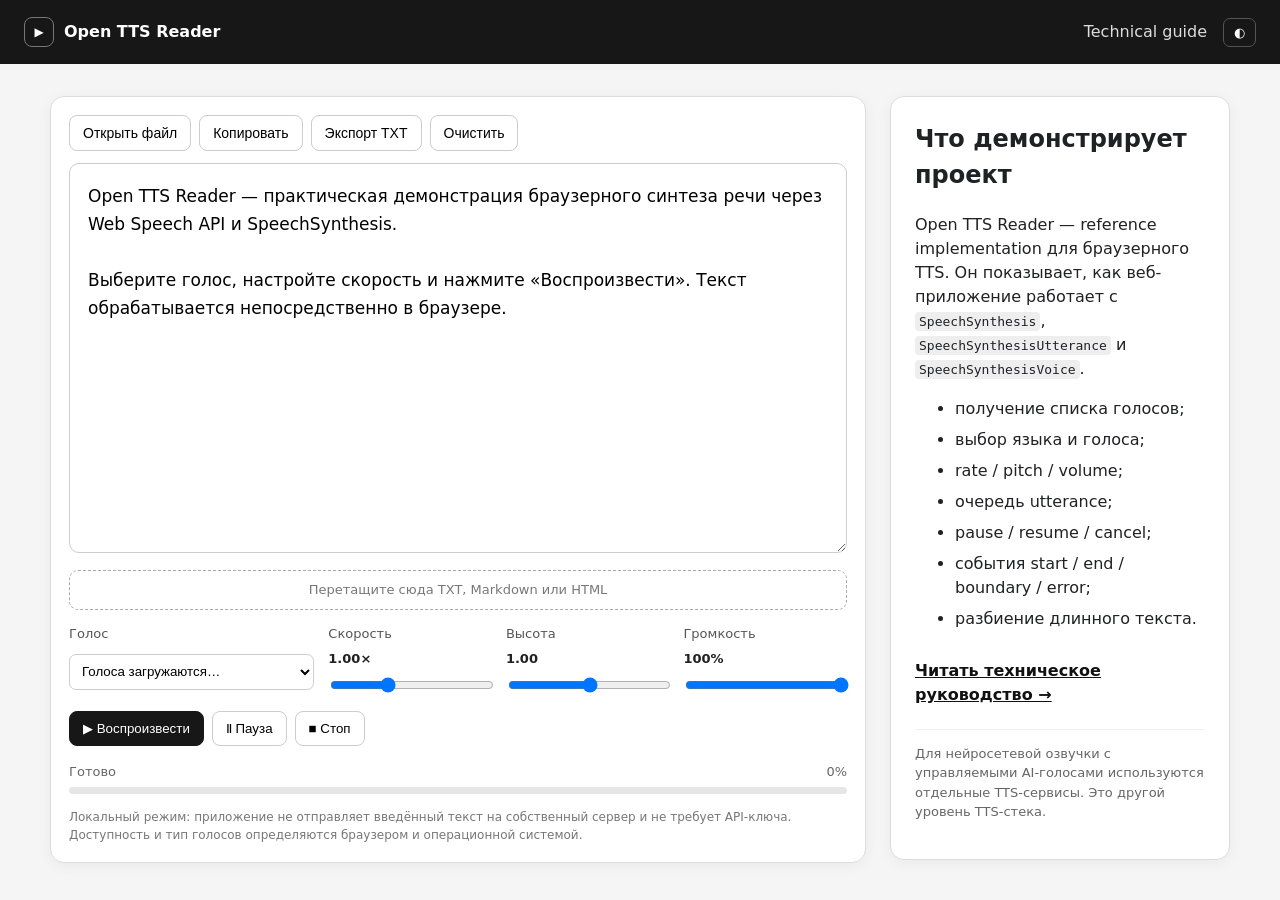
<file: index.html>
<!doctype html>
<html lang="ru">
<head>
  <meta charset="utf-8">
  <meta name="viewport" content="width=device-width,initial-scale=1">
  <meta name="description" content="Open-source browser TTS reader and reference implementation demonstrating Web Speech API and SpeechSynthesis.">
  <meta name="theme-color" content="#171717">
  <title>Open TTS Reader — Browser Speech Synthesis</title>
  <link rel="manifest" href="manifest.webmanifest">
  <link rel="stylesheet" href="styles.css">
</head>
<body>
<header class="topbar">
  <div class="brand"><span class="brand-mark">▶</span><span>Open TTS Reader</span></div>
  <div class="top-actions"><a href="docs/speech-synthesis.html">Technical guide</a><button id="themeBtn" type="button" aria-label="Переключить тему">◐</button></div>
</header>
<main class="layout">
  <section class="reader-panel">
    <div class="toolbar">
      <button id="openBtn" class="secondary">Открыть файл</button>
      <input id="fileInput" type="file" accept=".txt,.md,.html,.htm,text/plain,text/markdown,text/html" hidden>
      <button id="copyBtn" class="secondary">Копировать</button>
      <button id="exportBtn" class="secondary">Экспорт TXT</button>
      <button id="clearBtn" class="secondary">Очистить</button>
    </div>
    <textarea id="textInput" spellcheck="true" placeholder="Вставьте текст, перетащите TXT / Markdown / HTML-файл или начните писать…">Open TTS Reader — практическая демонстрация браузерного синтеза речи через Web Speech API и SpeechSynthesis.

Выберите голос, настройте скорость и нажмите «Воспроизвести». Текст обрабатывается непосредственно в браузере.</textarea>
    <div id="dropZone" class="dropzone" aria-label="Зона загрузки файла">Перетащите сюда TXT, Markdown или HTML</div>
    <div class="controls">
      <label>Голос<select id="voiceSelect"></select></label>
      <label>Скорость <output id="rateOut">1.00×</output><input id="rate" type="range" min="0.5" max="2" step="0.05" value="1"></label>
      <label>Высота <output id="pitchOut">1.00</output><input id="pitch" type="range" min="0" max="2" step="0.05" value="1"></label>
      <label>Громкость <output id="volumeOut">100%</output><input id="volume" type="range" min="0" max="1" step="0.05" value="1"></label>
    </div>
    <div class="transport">
      <button id="playBtn" class="primary">▶ Воспроизвести</button>
      <button id="pauseBtn">Ⅱ Пауза</button>
      <button id="stopBtn">■ Стоп</button>
    </div>
    <div class="status" role="status" aria-live="polite"><span id="statusText">Готово</span><span id="progressText">0%</span></div>
    <div class="progress"><span id="progressBar"></span></div>
    <p class="privacy">Локальный режим: приложение не отправляет введённый текст на собственный сервер и не требует API-ключа. Доступность и тип голосов определяются браузером и операционной системой.</p>
  </section>
  <aside class="info-panel">
    <h2>Что демонстрирует проект</h2>
    <p>Open TTS Reader — reference implementation для браузерного TTS. Он показывает, как веб-приложение работает с <code>SpeechSynthesis</code>, <code>SpeechSynthesisUtterance</code> и <code>SpeechSynthesisVoice</code>.</p>
    <ul>
      <li>получение списка голосов;</li><li>выбор языка и голоса;</li><li>rate / pitch / volume;</li><li>очередь utterance;</li><li>pause / resume / cancel;</li><li>события start / end / boundary / error;</li><li>разбиение длинного текста.</li>
    </ul>
    <a class="guide" href="docs/speech-synthesis.html">Читать техническое руководство →</a>
    <p class="note">Для нейросетевой озвучки с управляемыми AI-голосами используются отдельные TTS-сервисы. Это другой уровень TTS-стека.</p>
  </aside>
</main>
<script src="app.js" defer></script>
</body>
</html>
</file>
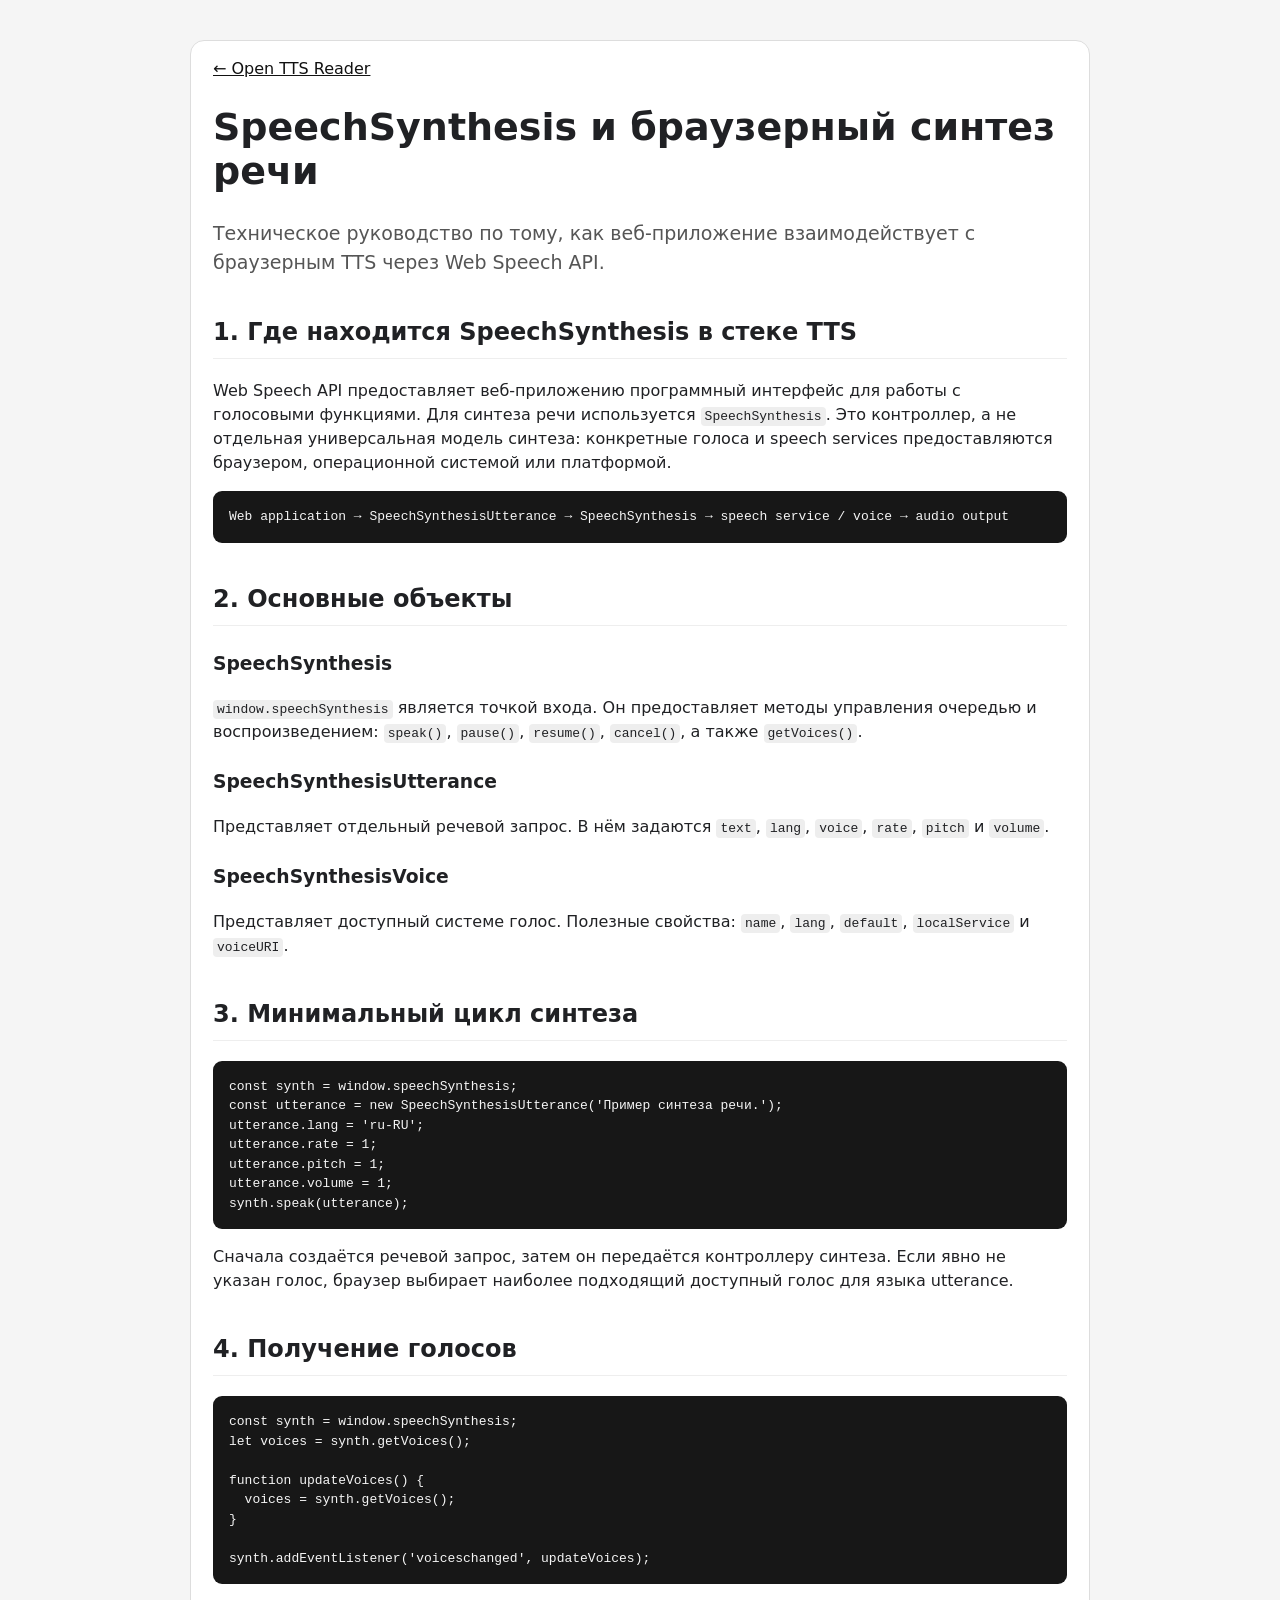
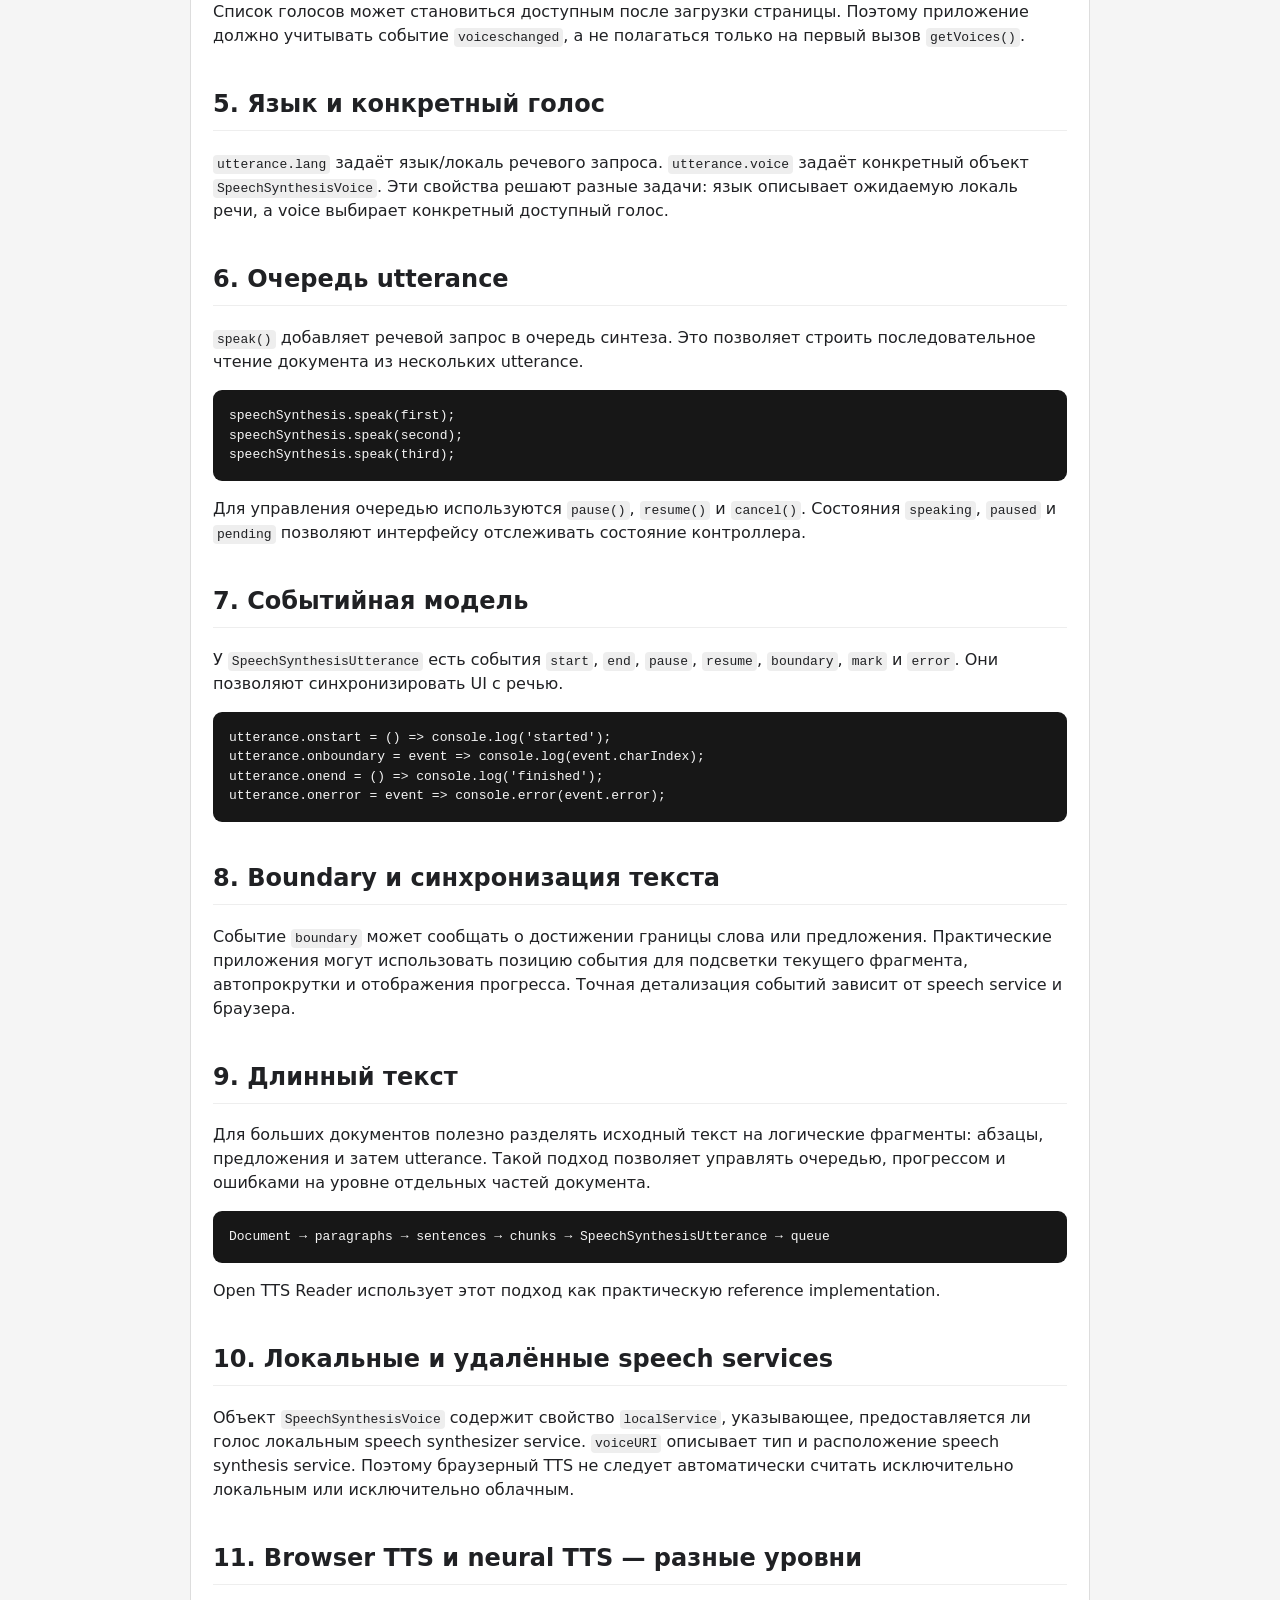
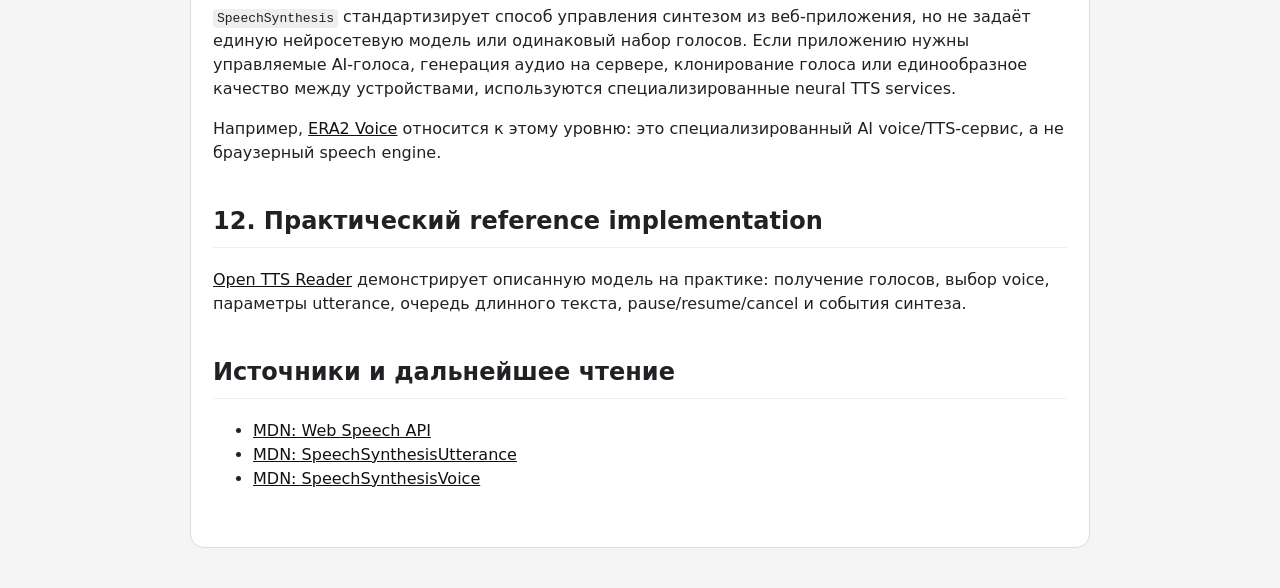
<file: docs/speech-synthesis.html>
<!doctype html><html lang="ru"><head><meta charset="utf-8"><meta name="viewport" content="width=device-width,initial-scale=1"><title>SpeechSynthesis и Web Speech API — техническое руководство</title><link rel="stylesheet" href="../styles.css"></head><body><main class="guide-page"><p><a href="../">← Open TTS Reader</a></p><h1>SpeechSynthesis и браузерный синтез речи</h1><p class="lead">Техническое руководство по тому, как веб-приложение взаимодействует с браузерным TTS через Web Speech API.</p>
<h2>1. Где находится SpeechSynthesis в стеке TTS</h2><p>Web Speech API предоставляет веб-приложению программный интерфейс для работы с голосовыми функциями. Для синтеза речи используется <code>SpeechSynthesis</code>. Это контроллер, а не отдельная универсальная модель синтеза: конкретные голоса и speech services предоставляются браузером, операционной системой или платформой.</p><pre>Web application → SpeechSynthesisUtterance → SpeechSynthesis → speech service / voice → audio output</pre>
<h2>2. Основные объекты</h2><h3>SpeechSynthesis</h3><p><code>window.speechSynthesis</code> является точкой входа. Он предоставляет методы управления очередью и воспроизведением: <code>speak()</code>, <code>pause()</code>, <code>resume()</code>, <code>cancel()</code>, а также <code>getVoices()</code>.</p><h3>SpeechSynthesisUtterance</h3><p>Представляет отдельный речевой запрос. В нём задаются <code>text</code>, <code>lang</code>, <code>voice</code>, <code>rate</code>, <code>pitch</code> и <code>volume</code>.</p><h3>SpeechSynthesisVoice</h3><p>Представляет доступный системе голос. Полезные свойства: <code>name</code>, <code>lang</code>, <code>default</code>, <code>localService</code> и <code>voiceURI</code>.</p>
<h2>3. Минимальный цикл синтеза</h2><pre>const synth = window.speechSynthesis;
const utterance = new SpeechSynthesisUtterance('Пример синтеза речи.');
utterance.lang = 'ru-RU';
utterance.rate = 1;
utterance.pitch = 1;
utterance.volume = 1;
synth.speak(utterance);</pre><p>Сначала создаётся речевой запрос, затем он передаётся контроллеру синтеза. Если явно не указан голос, браузер выбирает наиболее подходящий доступный голос для языка utterance.</p>
<h2>4. Получение голосов</h2><pre>const synth = window.speechSynthesis;
let voices = synth.getVoices();

function updateVoices() {
  voices = synth.getVoices();
}

synth.addEventListener('voiceschanged', updateVoices);</pre><p>Список голосов может становиться доступным после загрузки страницы. Поэтому приложение должно учитывать событие <code>voiceschanged</code>, а не полагаться только на первый вызов <code>getVoices()</code>.</p>
<h2>5. Язык и конкретный голос</h2><p><code>utterance.lang</code> задаёт язык/локаль речевого запроса. <code>utterance.voice</code> задаёт конкретный объект <code>SpeechSynthesisVoice</code>. Эти свойства решают разные задачи: язык описывает ожидаемую локаль речи, а voice выбирает конкретный доступный голос.</p>
<h2>6. Очередь utterance</h2><p><code>speak()</code> добавляет речевой запрос в очередь синтеза. Это позволяет строить последовательное чтение документа из нескольких utterance.</p><pre>speechSynthesis.speak(first);
speechSynthesis.speak(second);
speechSynthesis.speak(third);</pre><p>Для управления очередью используются <code>pause()</code>, <code>resume()</code> и <code>cancel()</code>. Состояния <code>speaking</code>, <code>paused</code> и <code>pending</code> позволяют интерфейсу отслеживать состояние контроллера.</p>
<h2>7. Событийная модель</h2><p>У <code>SpeechSynthesisUtterance</code> есть события <code>start</code>, <code>end</code>, <code>pause</code>, <code>resume</code>, <code>boundary</code>, <code>mark</code> и <code>error</code>. Они позволяют синхронизировать UI с речью.</p><pre>utterance.onstart = () => console.log('started');
utterance.onboundary = event => console.log(event.charIndex);
utterance.onend = () => console.log('finished');
utterance.onerror = event => console.error(event.error);</pre>
<h2>8. Boundary и синхронизация текста</h2><p>Событие <code>boundary</code> может сообщать о достижении границы слова или предложения. Практические приложения могут использовать позицию события для подсветки текущего фрагмента, автопрокрутки и отображения прогресса. Точная детализация событий зависит от speech service и браузера.</p>
<h2>9. Длинный текст</h2><p>Для больших документов полезно разделять исходный текст на логические фрагменты: абзацы, предложения и затем utterance. Такой подход позволяет управлять очередью, прогрессом и ошибками на уровне отдельных частей документа.</p><pre>Document → paragraphs → sentences → chunks → SpeechSynthesisUtterance → queue</pre><p>Open TTS Reader использует этот подход как практическую reference implementation.</p>
<h2>10. Локальные и удалённые speech services</h2><p>Объект <code>SpeechSynthesisVoice</code> содержит свойство <code>localService</code>, указывающее, предоставляется ли голос локальным speech synthesizer service. <code>voiceURI</code> описывает тип и расположение speech synthesis service. Поэтому браузерный TTS не следует автоматически считать исключительно локальным или исключительно облачным.</p>
<h2>11. Browser TTS и neural TTS — разные уровни</h2><p><code>SpeechSynthesis</code> стандартизирует способ управления синтезом из веб-приложения, но не задаёт единую нейросетевую модель или одинаковый набор голосов. Если приложению нужны управляемые AI-голоса, генерация аудио на сервере, клонирование голоса или единообразное качество между устройствами, используются специализированные neural TTS services.</p><p>Например, <a href="https://voice.era2.ai/">ERA2 Voice</a> относится к этому уровню: это специализированный AI voice/TTS-сервис, а не браузерный speech engine.</p>
<h2>12. Практический reference implementation</h2><p><a href="../">Open TTS Reader</a> демонстрирует описанную модель на практике: получение голосов, выбор voice, параметры utterance, очередь длинного текста, pause/resume/cancel и события синтеза.</p>
<h2>Источники и дальнейшее чтение</h2><ul><li><a href="https://developer.mozilla.org/en-US/docs/Web/API/Web_Speech_API">MDN: Web Speech API</a></li><li><a href="https://developer.mozilla.org/en-US/docs/Web/API/SpeechSynthesisUtterance">MDN: SpeechSynthesisUtterance</a></li><li><a href="https://developer.mozilla.org/en-US/docs/Web/API/SpeechSynthesisVoice">MDN: SpeechSynthesisVoice</a></li></ul>
</main></body></html>
</file>
<file: styles.css>
:root{font-family:system-ui,-apple-system,BlinkMacSystemFont,"Segoe UI",sans-serif;color:#202124;background:#f5f5f5;line-height:1.5}*{box-sizing:border-box}body{margin:0}.topbar{height:64px;background:#171717;color:#fff;display:flex;align-items:center;justify-content:space-between;padding:0 24px}.brand{font-weight:700;display:flex;gap:10px;align-items:center}.brand-mark{display:grid;place-items:center;width:30px;height:30px;border:1px solid #777;border-radius:8px;font-size:12px}.top-actions{display:flex;align-items:center;gap:16px}.top-actions a{color:#ddd;text-decoration:none}.top-actions button{border:1px solid #555;background:transparent;color:#fff;border-radius:7px;padding:6px 10px}.layout{max-width:1220px;margin:32px auto;padding:0 20px;display:grid;grid-template-columns:minmax(0,1fr) 340px;gap:24px}.reader-panel,.info-panel{background:#fff;border:1px solid #ddd;border-radius:14px;box-shadow:0 3px 14px rgba(0,0,0,.05)}.reader-panel{padding:18px}.info-panel{padding:24px;height:max-content}.toolbar{display:flex;flex-wrap:wrap;gap:8px;margin-bottom:12px}.toolbar button,.transport button{border:1px solid #ccc;background:#fff;border-radius:8px;padding:9px 13px;cursor:pointer}.toolbar button:hover,.transport button:hover{background:#f1f1f1}.primary{background:#171717!important;color:#fff;border-color:#171717!important}.secondary{font-size:14px}textarea{width:100%;min-height:390px;resize:vertical;border:1px solid #ccc;border-radius:10px;padding:18px;font:inherit;font-size:17px;line-height:1.65;outline:none}textarea:focus{border-color:#777}.dropzone{margin:10px 0;border:1px dashed #aaa;border-radius:9px;padding:9px;text-align:center;color:#777;font-size:13px}.dropzone.active{background:#f0f0f0}.controls{display:grid;grid-template-columns:1.5fr 1fr 1fr 1fr;gap:14px;margin-top:14px}.controls label{display:grid;gap:6px;font-size:13px;color:#555}.controls select,.controls input{width:100%}.controls select{height:36px;border:1px solid #ccc;border-radius:7px;background:#fff;padding:0 8px}.controls output{float:right;color:#222;font-weight:600}.transport{display:flex;gap:8px;margin-top:16px}.status{display:flex;justify-content:space-between;margin-top:16px;font-size:13px;color:#666}.progress{height:7px;background:#e6e6e6;border-radius:99px;overflow:hidden;margin-top:6px}.progress span{display:block;height:100%;width:0;background:#171717;transition:width .15s}.privacy{font-size:12px;color:#777;margin:14px 0 0}.info-panel h2{margin-top:0}.info-panel code{background:#eee;padding:2px 4px;border-radius:4px}.info-panel li{margin:7px 0}.guide{display:inline-block;margin-top:12px;color:#111;font-weight:650}.note{font-size:13px;color:#666;border-top:1px solid #eee;padding-top:14px;margin-top:22px}@media(max-width:900px){.layout{grid-template-columns:1fr}.controls{grid-template-columns:1fr 1fr}.info-panel{order:-1}}@media(max-width:560px){.topbar{padding:0 14px}.top-actions a{display:none}.layout{margin:14px auto;padding:0 10px}.reader-panel{padding:12px}.controls{grid-template-columns:1fr}textarea{min-height:300px}.transport{flex-wrap:wrap}}
body.dark{background:#111;color:#eee}body.dark .reader-panel,body.dark .info-panel{background:#1b1b1b;border-color:#333}body.dark textarea,body.dark .controls select,body.dark .toolbar button,body.dark .transport button{background:#222;color:#eee;border-color:#444}body.dark .dropzone{border-color:#555;color:#aaa}body.dark .privacy,body.dark .info-panel .note,body.dark .status{color:#aaa}body.dark .progress{background:#333}body.dark .progress span{background:#fff}body.dark .info-panel code{background:#333}body.dark .guide{color:#fff}
.guide-page{max-width:900px;margin:40px auto;padding:0 22px;background:#fff;border:1px solid #ddd;border-radius:14px;padding-bottom:40px}.guide-page h1{font-size:38px;line-height:1.15}.guide-page h2{margin-top:38px;border-bottom:1px solid #eee;padding-bottom:8px}.guide-page h3{margin-top:24px}.guide-page pre{overflow:auto;background:#171717;color:#f5f5f5;padding:16px;border-radius:9px}.guide-page code{background:#eee;padding:2px 4px;border-radius:4px}.lead{font-size:19px;color:#555}.guide-page a{color:#111}@media(max-width:600px){.guide-page{margin:12px 8px}.guide-page h1{font-size:30px}}
</file>
